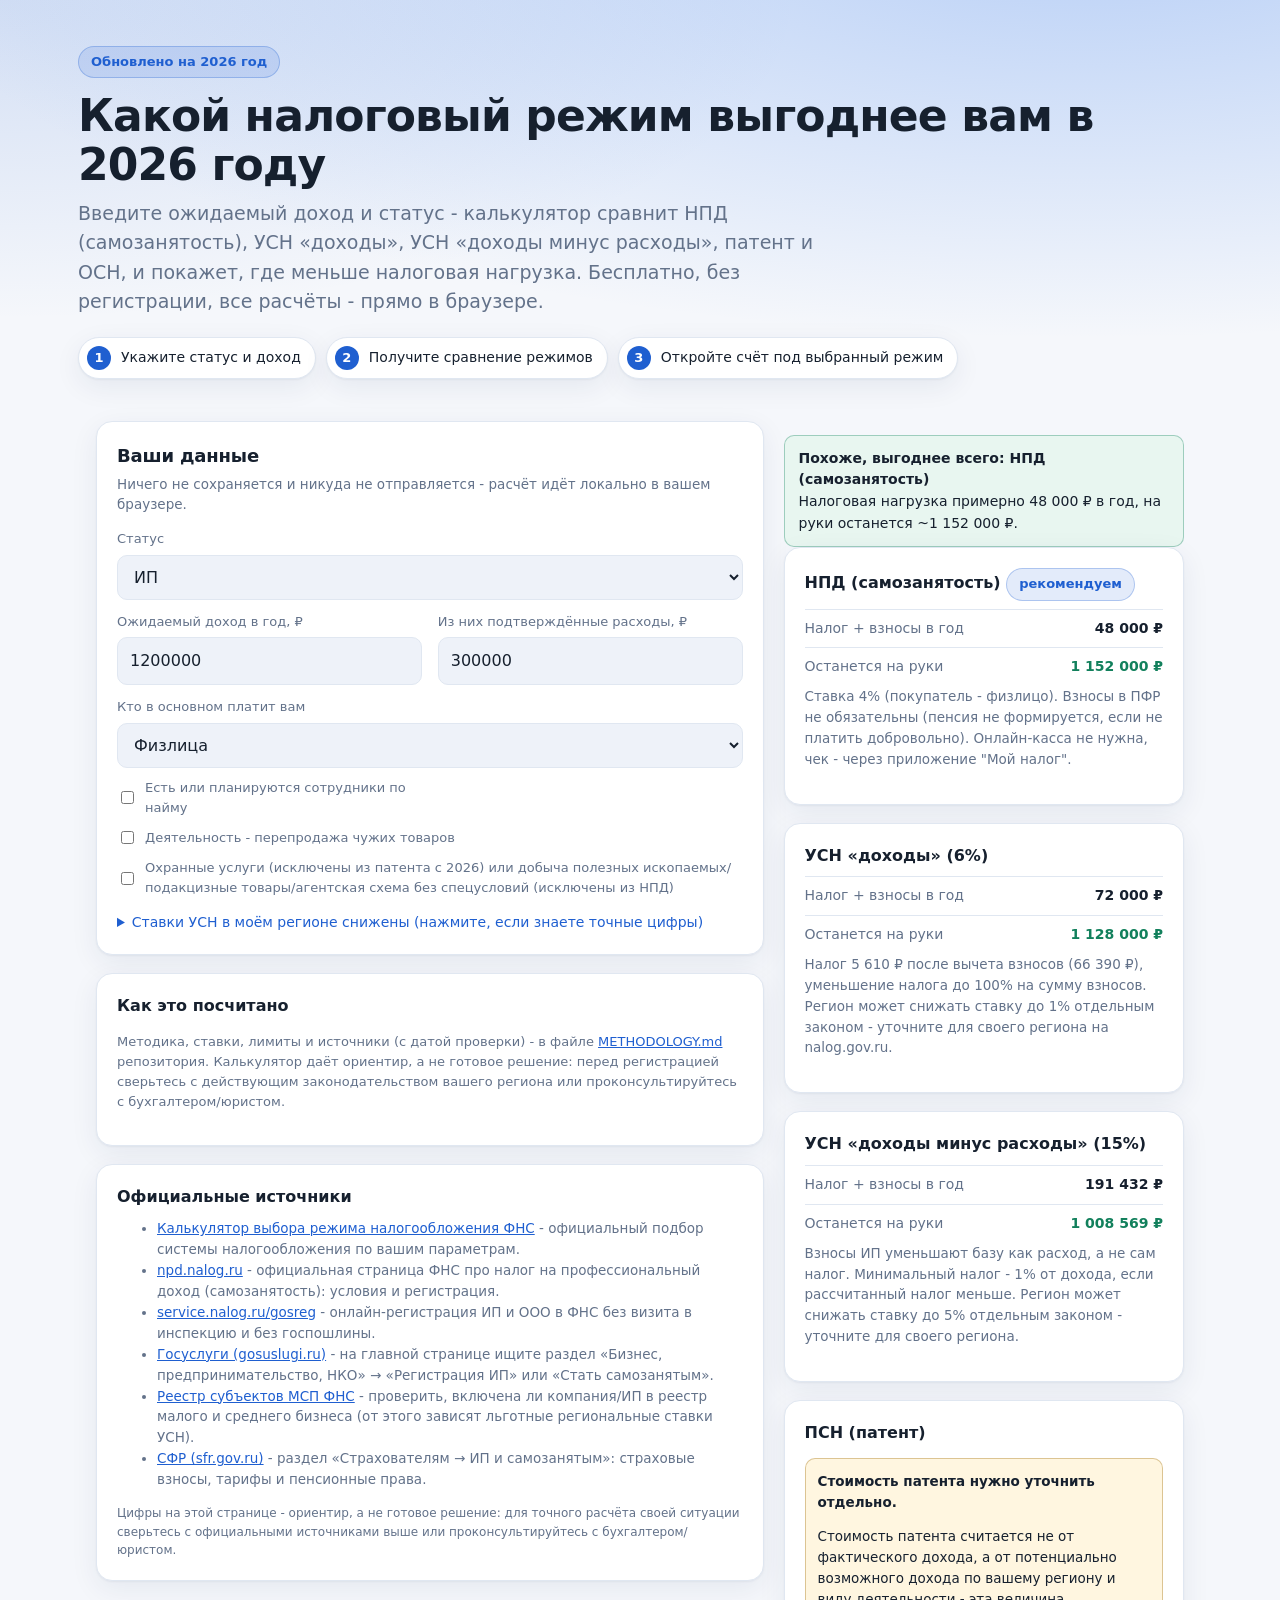
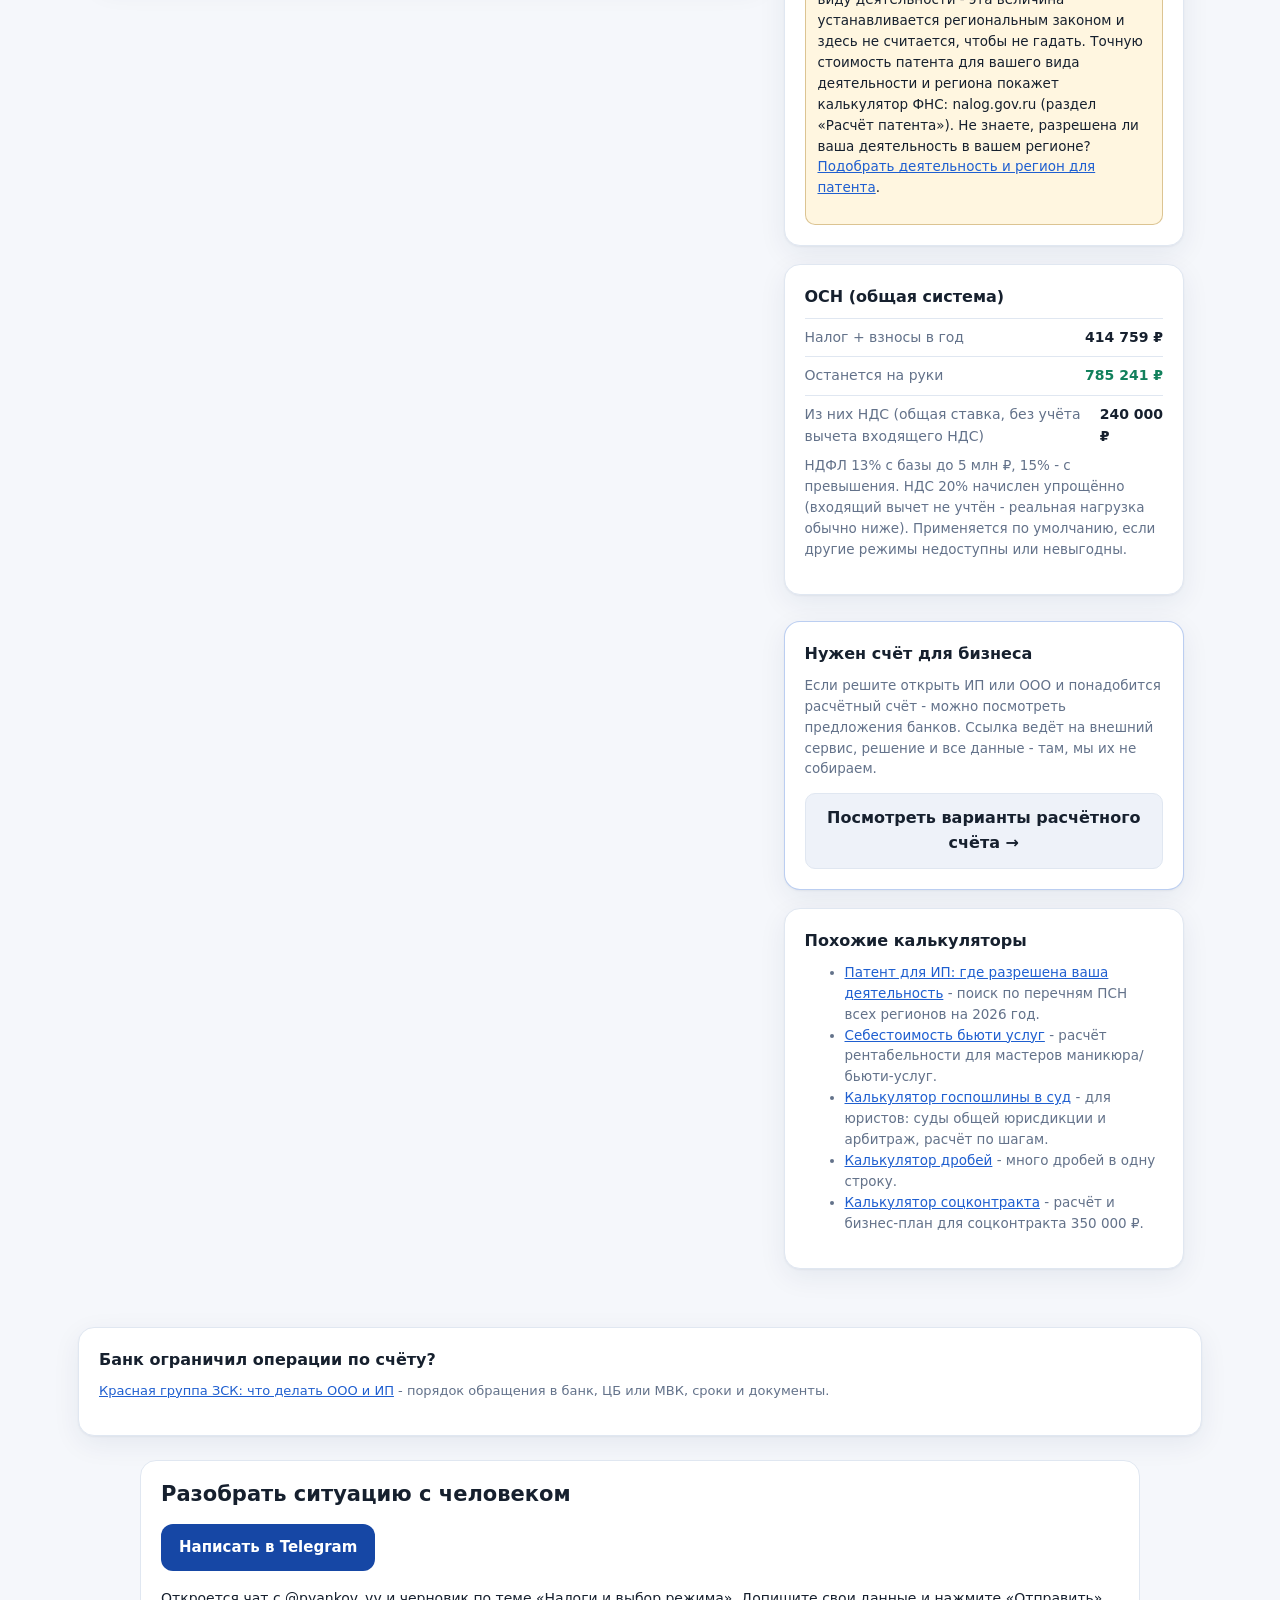
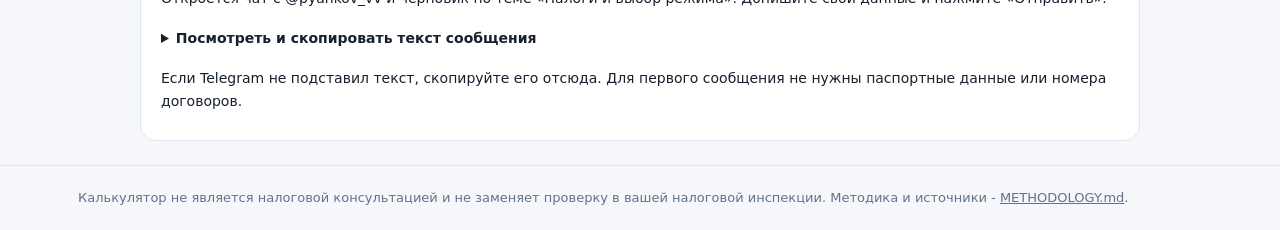
<file: index.html>
<!DOCTYPE html>
<html lang="ru">
<head>
<meta charset="UTF-8">
<meta name="viewport" content="width=device-width, initial-scale=1">
<title>Какой налоговый режим выгоднее ИП и самозанятым - калькулятор 2026</title>
<meta name="description" content="Бесплатный калькулятор налогов для ИП, самозанятых и физлиц: сравнение НПД, УСН «доходы», УСН «доходы минус расходы», патента и ОСН по вашим цифрам за 2026 год.">
<meta name="keywords" content="налоговый калькулятор, УСН, НПД, самозанятые, патент, ИП, налоги 2026, какой режим выгоднее">
<link rel="canonical" href="https://kalkulyator-nalogov.github.io/">
<meta property="og:type" content="website">
<meta property="og:title" content="Какой налоговый режим выгоднее в 2026 году - калькулятор для ИП и самозанятых">
<meta property="og:description" content="Сравните НПД, УСН, патент и ОСН по своим цифрам за 30 секунд. Бесплатно, без регистрации.">
<meta property="og:url" content="https://kalkulyator-nalogov.github.io/">
<meta name="twitter:card" content="summary">
<link rel="stylesheet" href="style.css">
<style>
  .rko-block{margin-top:26px}
  .rko-block .card{border-color:color-mix(in srgb,var(--ac) 30%,transparent)}
  footer.foot a{color:var(--mut);text-decoration:underline}
</style>
<script type="application/ld+json">
{
  "@context": "https://schema.org",
  "@type": "WebApplication",
  "name": "Налоговый калькулятор для ИП и самозанятых",
  "applicationCategory": "FinanceApplication",
  "operatingSystem": "Any",
  "offers": { "@type": "Offer", "price": "0", "priceCurrency": "RUB" },
  "description": "Онлайн-калькулятор сравнивает НПД, УСН «доходы», УСН «доходы минус расходы», патент и ОСН по введённым данным и подсказывает, какой налоговый режим выгоднее в 2026 году."
}
</script>
<link rel="stylesheet" href="telegram-contact.css">
<script src="telegram-contact.js" defer></script>
</head>
<body>
<div class="hero">
  <div class="container">
    <span class="badge">Обновлено на 2026 год</span>
    <h1>Какой налоговый режим выгоднее вам в 2026 году</h1>
    <p class="lead">Введите ожидаемый доход и статус - калькулятор сравнит НПД (самозанятость), УСН «доходы», УСН «доходы минус расходы», патент и ОСН, и покажет, где меньше налоговая нагрузка. Бесплатно, без регистрации, все расчёты - прямо в браузере.</p>
    <div class="steps">
      <div class="step"><b>1</b> Укажите статус и доход</div>
      <div class="step"><b>2</b> Получите сравнение режимов</div>
      <div class="step"><b>3</b> Откройте счёт под выбранный режим</div>
    </div>
  </div>
</div>

<div class="container">
<div class="layout">
  <div>
    <form name="calc" class="card" autocomplete="off">
      <h2>Ваши данные</h2>
      <p class="hint">Ничего не сохраняется и никуда не отправляется - расчёт идёт локально в вашем браузере.</p>

      <label for="status">Статус</label>
      <select id="status" name="status">
        <option value="fiz">Физлицо (ещё не зарегистрирован)</option>
        <option value="ip" selected>ИП</option>
        <option value="ur">ООО</option>
      </select>

      <div class="grid2">
        <div>
          <label for="income">Ожидаемый доход в год, ₽</label>
          <input id="income" name="income" type="text" inputmode="decimal" value="1200000">
        </div>
        <div>
          <label for="expenses">Из них подтверждённые расходы, ₽</label>
          <input id="expenses" name="expenses" type="text" inputmode="decimal" value="300000">
        </div>
      </div>

      <label for="buyerType">Кто в основном платит вам</label>
      <select id="buyerType" name="buyerType">
        <option value="fiz">Физлица</option>
        <option value="ur">Юрлица / ИП</option>
      </select>

      <div class="grid2">
        <div class="check"><input id="hasStaff" name="hasStaff" type="checkbox"> <label for="hasStaff" style="margin:0">Есть или планируются сотрудники по найму</label></div>
        <div id="staffCountRow" style="display:none">
          <label for="staffCount">Сколько сотрудников</label>
          <input id="staffCount" name="staffCount" type="text" inputmode="numeric" value="1">
        </div>
      </div>

      <div class="check"><input id="resale" name="resale" type="checkbox"> <label for="resale" style="margin:0">Деятельность - перепродажа чужих товаров</label></div>
      <div class="check"><input id="excludedActivity" name="excludedActivity" type="checkbox"> <label for="excludedActivity" style="margin:0">Охранные услуги (исключены из патента с 2026) или добыча полезных ископаемых/подакцизные товары/агентская схема без спецусловий (исключены из НПД)</label></div>

      <details style="margin-top:14px">
        <summary style="cursor:pointer;color:var(--ac);font-size:14px">Ставки УСН в моём регионе снижены (нажмите, если знаете точные цифры)</summary>
        <div class="grid2" style="margin-top:10px">
          <div>
            <label for="usnIncomeRate">Ставка УСН «доходы», %</label>
            <input id="usnIncomeRate" name="usnIncomeRate" type="text" inputmode="decimal" value="6">
          </div>
          <div>
            <label for="usnDrRate">Ставка УСН «доходы минус расходы», %</label>
            <input id="usnDrRate" name="usnDrRate" type="text" inputmode="decimal" value="15">
          </div>
        </div>
        <p class="hint tiny">По умолчанию стоят базовые федеральные ставки 6% и 15%. Регион может снижать их отдельным законом - точную ставку для своего региона и вида деятельности уточните на nalog.gov.ru или в своей налоговой.</p>
      </details>
    </form>

    <div class="card note-card">
      <h3>Как это посчитано</h3>
      <p>Методика, ставки, лимиты и источники (с датой проверки) - в файле <a href="METHODOLOGY.md">METHODOLOGY.md</a> репозитория. Калькулятор даёт ориентир, а не готовое решение: перед регистрацией сверьтесь с действующим законодательством вашего региона или проконсультируйтесь с бухгалтером/юристом.</p>
    </div>

    <div class="card note-card">
      <h3>Официальные источники</h3>
      <ul class="hint">
        <li><a href="https://www.nalog.gov.ru/rn77/service/mp/" target="_blank" rel="noopener">Калькулятор выбора режима налогообложения ФНС</a> - официальный подбор системы налогообложения по вашим параметрам.</li>
        <li><a href="https://npd.nalog.ru/" target="_blank" rel="noopener">npd.nalog.ru</a> - официальная страница ФНС про налог на профессиональный доход (самозанятость): условия и регистрация.</li>
        <li><a href="https://service.nalog.ru/gosreg/" target="_blank" rel="noopener">service.nalog.ru/gosreg</a> - онлайн-регистрация ИП и ООО в ФНС без визита в инспекцию и без госпошлины.</li>
        <li><a href="https://www.gosuslugi.ru/" target="_blank" rel="noopener">Госуслуги (gosuslugi.ru)</a> - на главной странице ищите раздел «Бизнес, предпринимательство, НКО» → «Регистрация ИП» или «Стать самозанятым».</li>
        <li><a href="https://rmsp.nalog.ru/" target="_blank" rel="noopener">Реестр субъектов МСП ФНС</a> - проверить, включена ли компания/ИП в реестр малого и среднего бизнеса (от этого зависят льготные региональные ставки УСН).</li>
        <li><a href="https://sfr.gov.ru/" target="_blank" rel="noopener">СФР (sfr.gov.ru)</a> - раздел «Страхователям → ИП и самозанятым»: страховые взносы, тарифы и пенсионные права.</li>
      </ul>
      <p class="hint tiny">Цифры на этой странице - ориентир, а не готовое решение: для точного расчёта своей ситуации сверьтесь с официальными источниками выше или проконсультируйтесь с бухгалтером/юристом.</p>
    </div>
  </div>

  <div>
    <div id="bestBox"></div>
    <div id="warnings"></div>
    <div id="results"></div>

    <div class="rko-block">
      <div class="card">
        <h3>Нужен счёт для бизнеса</h3>
        <p class="hint">Если решите открыть ИП или ООО и понадобится расчётный счёт - можно посмотреть предложения банков. Ссылка ведёт на внешний сервис, решение и все данные - там, мы их не собираем.</p>
        <a id="rkoLink" class="offer" href="https://rko-group.ru/s/0FGSyhvN?sub1=Good" target="_blank" rel="noopener nofollow sponsored">
          <button type="button">Посмотреть варианты расчётного счёта →</button>
        </a>
      </div>
    </div>

    <div class="card note-card">
      <h3>Похожие калькуляторы</h3>
      <ul class="hint">
        <li><a href="patent.html?from=kalkulyator-nalogov">Патент для ИП: где разрешена ваша деятельность</a> - поиск по перечням ПСН всех регионов на 2026 год.</li>
        <li><a href="https://kalkulyator-mastera.github.io/?from=kalkulyator-nalogov" target="_blank" rel="noopener">Себестоимость бьюти услуг</a> - расчёт рентабельности для мастеров маникюра/бьюти-услуг.</li>
        <li><a href="https://kalkulyator-yurista.github.io/?from=kalkulyator-nalogov" target="_blank" rel="noopener">Калькулятор госпошлины в суд</a> - для юристов: суды общей юрисдикции и арбитраж, расчёт по шагам.</li>
        <li><a href="https://kalkulyator-yurista.github.io/drobi.html?from=kalkulyator-nalogov" target="_blank" rel="noopener">Калькулятор дробей</a> - много дробей в одну строку.</li>
        <li><a href="https://kalkulyator-soc-kontrakta.github.io/?from=kalkulyator-nalogov" target="_blank" rel="noopener">Калькулятор соцконтракта</a> - расчёт и бизнес-план для соцконтракта 350 000 ₽.</li>
      </ul>
    </div>
  </div>
</div>
</div>


<div class="container"><div class="card note-card">
<h3>Банк ограничил операции по счёту?</h3>
<p class="hint"><a href="https://razbor-zsk.github.io/?from=kalkulyator-nalogov" target="_blank" rel="noopener">Красная группа ЗСК: что делать ООО и ИП</a> - порядок обращения в банк, ЦБ или МВК, сроки и документы.</p>
</div></div>

<section class="tg-first-message" aria-labelledby="tg-contact-title">
<h2 id="tg-contact-title">Разобрать ситуацию с человеком</h2>
<a class="tg-button" href="https://t.me/pyankov_vv?text=%D0%9F%D0%B8%D1%88%D1%83%20%D1%81%D0%BE%20%D1%81%D1%82%D1%80%D0%B0%D0%BD%D0%B8%D1%86%D1%8B%20%C2%AB%D0%9D%D0%B0%D0%BB%D0%BE%D0%B3%D0%BE%D0%B2%D1%8B%D0%B9%20%D0%BA%D0%B0%D0%BB%D1%8C%D0%BA%D1%83%D0%BB%D1%8F%D1%82%D0%BE%D1%80%C2%BB.%0A%D0%A2%D0%B5%D0%BC%D0%B0%3A%20%D0%9D%D0%B0%D0%BB%D0%BE%D0%B3%D0%B8%20%D0%B8%20%D0%B2%D1%8B%D0%B1%D0%BE%D1%80%20%D1%80%D0%B5%D0%B6%D0%B8%D0%BC%D0%B0.%0A%0A%D0%A0%D0%B5%D0%B3%D0%B8%D0%BE%D0%BD%3A%20%0A%D0%98%D0%9F%2C%20%D0%9E%D0%9E%D0%9E%20%D0%B8%D0%BB%D0%B8%20%D1%81%D0%B0%D0%BC%D0%BE%D0%B7%D0%B0%D0%BD%D1%8F%D1%82%D1%8B%D0%B9%3A%20%0A%D0%94%D0%B5%D1%8F%D1%82%D0%B5%D0%BB%D1%8C%D0%BD%D0%BE%D1%81%D1%82%D1%8C%3A%20%0A%D0%9C%D0%BE%D0%B9%20%D0%B2%D0%BE%D0%BF%D1%80%D0%BE%D1%81%3A%20" rel="noopener">Написать в Telegram</a>
<p>Откроется чат с @pyankov_vv и черновик по теме «Налоги и выбор режима». Допишите свои данные и нажмите «Отправить».</p>
<details><summary>Посмотреть и скопировать текст сообщения</summary>
<pre data-tg-draft>Пишу со страницы «Налоговый калькулятор».
Тема: Налоги и выбор режима.

Регион:&#32;
ИП, ООО или самозанятый:&#32;
Деятельность:&#32;
Мой вопрос: </pre>
<button type="button" data-tg-copy hidden>Скопировать текст</button>
<span class="tg-copy-status" role="status" aria-live="polite"></span>
</details><p>Если Telegram не подставил текст, скопируйте его отсюда. Для первого сообщения не нужны паспортные данные или номера договоров.</p>
</section>
<footer class="foot">
  <div class="container">
    Калькулятор не является налоговой консультацией и не заменяет проверку в вашей налоговой инспекции. Методика и источники - <a href="METHODOLOGY.md">METHODOLOGY.md</a>.
  </div>
</footer>

<script src="app.js"></script>
</body>
</html>
</file>
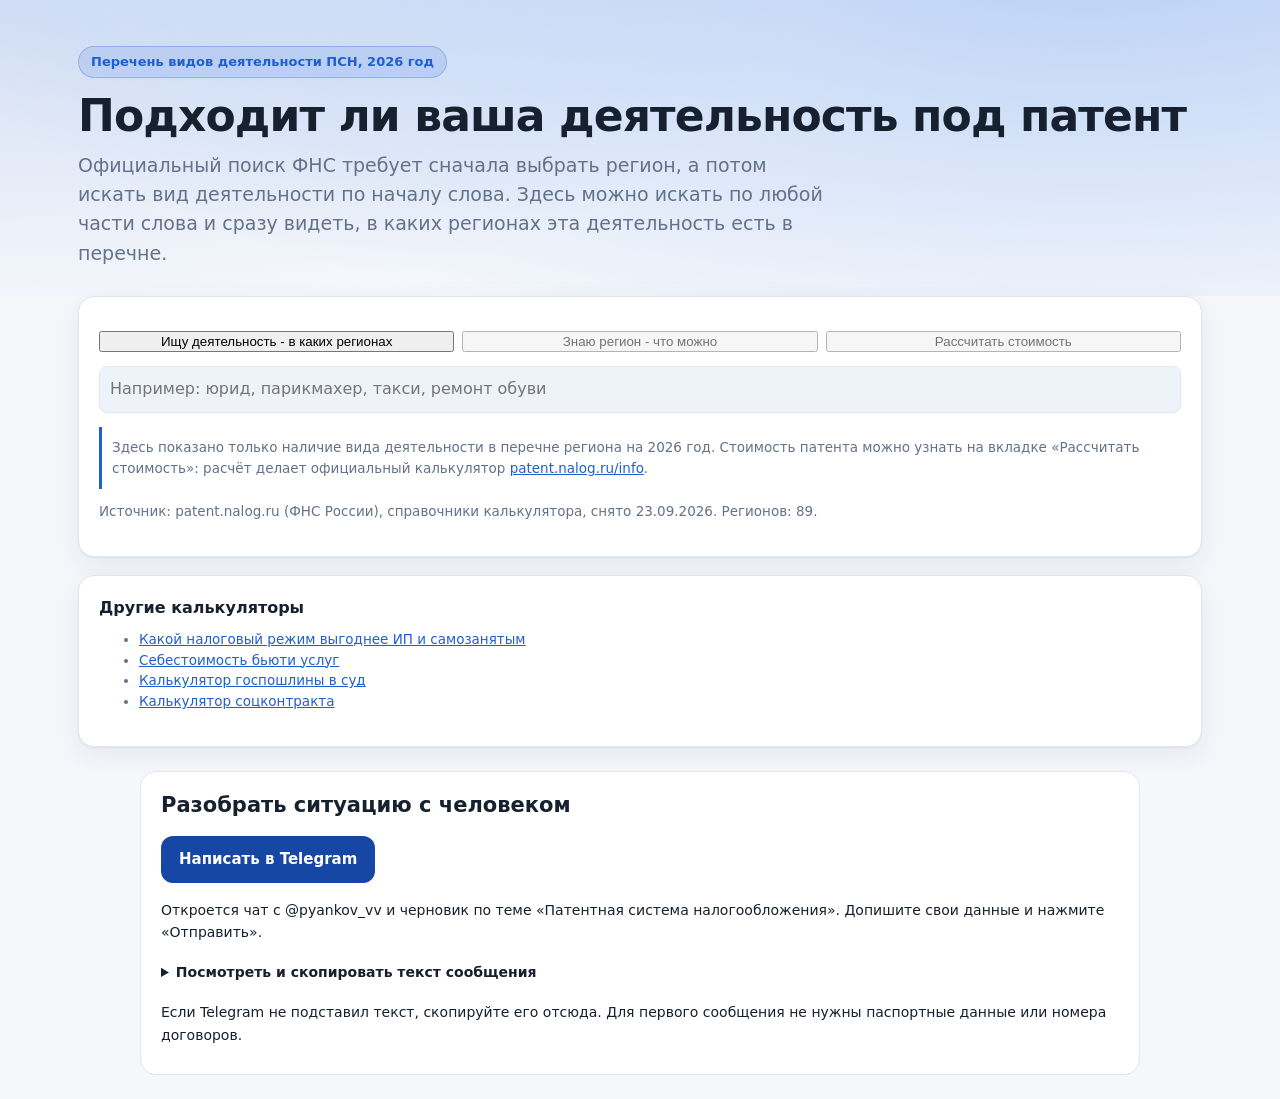
<file: patent.html>
<!DOCTYPE html>
<html lang="ru">
<head>
<meta charset="UTF-8">
<meta name="viewport" content="width=device-width, initial-scale=1">
<title>Патент для ИП: где разрешена ваша деятельность - поиск по регионам 2026</title>
<meta name="description" content="Найдите свой вид деятельности в перечне патентной системы (ПСН) 2026 года и узнайте, в каких регионах России на него можно взять патент. Поиск по части слова, все 89 регионов.">
<link rel="canonical" href="https://kalkulyator-nalogov.github.io/patent.html">
<link rel="stylesheet" href="style.css">
<style>
  .modes{display:flex;gap:8px;margin:14px 0}
  .modes button{flex:1}
  .modes button.off{opacity:.55}
  input.fld,select.fld{width:100%;height:auto;padding:10px;font-size:16px;margin:6px 0;box-sizing:border-box;border-radius:8px;cursor:auto;display:block}
  .res{list-style:none;padding:0;margin:8px 0}
  .res li{padding:8px 0;border-bottom:1px solid rgba(128,128,128,.25);cursor:default}
  .res li.click{cursor:pointer}
  .res small{color:var(--mut)}
  .dates{display:grid;grid-template-columns:1fr 1fr;gap:10px}
  .calcres{margin:12px 0;font-size:18px}
  .calcres b{font-size:26px}
  #c_act{height:auto}
  button.primary{padding:12px 18px;font-size:16px;cursor:pointer;border-radius:8px;border:0;background:var(--ac);color:var(--ac-ink);font-weight:600;margin:8px 0}
  .warn{padding:10px;border-left:3px solid var(--ac);margin:12px 0}
</style>
<link rel="stylesheet" href="telegram-contact.css">
<script src="telegram-contact.js" defer></script>
</head>
<body>
<div class="hero"><div class="container">
  <span class="badge">Перечень видов деятельности ПСН, 2026 год</span>
  <h1>Подходит ли ваша деятельность под патент</h1>
  <p class="lead">Официальный поиск ФНС требует сначала выбрать регион, а потом искать вид деятельности по началу слова. Здесь можно искать по любой части слова и сразу видеть, в каких регионах эта деятельность есть в перечне.</p>
</div></div>
<div class="container">
  <div class="card">
    <div class="modes">
      <button type="button" id="m1">Ищу деятельность - в каких регионах</button>
      <button type="button" id="m2" class="off">Знаю регион - что можно</button>
      <button type="button" id="m3" class="off">Рассчитать стоимость</button>
    </div>
    <div id="p1">
      <input class="fld" id="q1" placeholder="Например: юрид, парикмахер, такси, ремонт обуви" autocomplete="off">
      <div id="st1" class="hint"></div>
      <ul class="res" id="r1"></ul>
    </div>
    <div id="p2" style="display:none">
      <select class="fld" id="reg"></select>
      <select class="fld" id="mun" style="display:none"></select>
      <input class="fld" id="q2" placeholder="Фильтр по названию деятельности" autocomplete="off">
      <div id="st2" class="hint"></div>
      <ul class="res" id="r2"></ul>
    </div>
    <div id="p3" style="display:none">
      <select class="fld" id="c_reg" aria-label="Регион"><option>Загружаю регионы...</option></select>
      <select class="fld" id="c_mun" aria-label="Муниципальное образование" style="display:none"></select>
      <input class="fld" id="c_actq" placeholder="Найти вид деятельности (например: парикмахер, ремонт, такси)" autocomplete="off">
      <select class="fld" id="c_act" aria-label="Вид деятельности" size="6"></select>
      <div id="c_signbox" style="display:none">
        <label id="c_signlbl" class="hint"></label>
        <input class="fld" id="c_val" inputmode="decimal" autocomplete="off">
      </div>
      <div class="dates">
        <label class="hint">Начало действия патента<input class="fld" type="date" id="c_d1" value="2026-01-01" min="2026-01-01" max="2026-12-31"></label>
        <label class="hint">Окончание<input class="fld" type="date" id="c_d2" value="2026-12-31" min="2026-01-01" max="2026-12-31"></label>
      </div>
      <button type="button" id="c_go" class="primary">Рассчитать</button>
      <div id="c_out" class="calcres" aria-live="polite"></div>
      <p class="hint">Расчёт делает официальный калькулятор ФНС (patent.nalog.ru) в момент запроса, мы только показываем его ответ. Он ориентировочный: для оформления патента ориентируйтесь на решение налоговой.</p>
    </div>
    <div class="warn hint">Здесь показано только наличие вида деятельности в перечне региона на 2026 год. Стоимость патента можно узнать на вкладке «Рассчитать стоимость»: расчёт делает официальный калькулятор <a href="https://patent.nalog.ru/info/" target="_blank" rel="noopener">patent.nalog.ru/info</a>.</div>
    <p class="hint" id="src"></p>
  </div>
  <div class="card note-card">
    <h3>Другие калькуляторы</h3>
    <ul class="hint">
      <li><a href="index.html?from=patent">Какой налоговый режим выгоднее ИП и самозанятым</a></li>
      <li><a href="https://kalkulyator-mastera.github.io/?from=kalkulyator-nalogov-patent" target="_blank" rel="noopener">Себестоимость бьюти услуг</a></li>
      <li><a href="https://kalkulyator-yurista.github.io/?from=kalkulyator-nalogov-patent" target="_blank" rel="noopener">Калькулятор госпошлины в суд</a></li>
      <li><a href="https://kalkulyator-soc-kontrakta.github.io/?from=kalkulyator-nalogov-patent" target="_blank" rel="noopener">Калькулятор соцконтракта</a></li>
    </ul>
  </div>
</div>
<script>
(function(){
var $=function(i){return document.getElementById(i)};
var idx=null,cache={},all=null;
function esc(s){return String(s).replace(/[&<>"]/g,function(c){return{"&":"&amp;","<":"&lt;",">":"&gt;",'"':"&quot;"}[c]})}
function get(u){return fetch(u).then(function(r){if(!r.ok)throw 0;return r.json()})}
function region(c){return cache[c]?Promise.resolve(cache[c]):get("data/psn/"+c+".json").then(function(d){return cache[c]=d})}
get("data/psn/index.json").then(function(d){
  idx=d;$("src").textContent="Источник: "+d.source+". Регионов: "+d.regions.length+".";
  $("reg").innerHTML=d.regions.map(function(r){return '<option value="'+r.code+'">'+esc(r.code+" "+r.name)+"</option>"}).join("");
  $("reg").onchange();
}).catch(function(){$("st1").textContent="Не удалось загрузить данные."});
function setMode(m){$("p1").style.display=m==1?"":"none";$("p2").style.display=m==2?"":"none";$("p3").style.display=m==3?"":"none";$("m1").className=m==1?"":"off";$("m2").className=m==2?"":"off";$("m3").className=m==3?"":"off";if(m==3)initCalc()}
$("m1").onclick=function(){setMode(1)};$("m2").onclick=function(){setMode(2)};$("m3").onclick=function(){setMode(3)};

var W="https://psn-proxy.valeraslim86.workers.dev";
var calcInit=false,cActs=[],cMuni=null,cMo="0",cSign=null;
function wget(path){return fetch(W+path).then(function(r){return r.json().then(function(j){if(!r.ok)throw j;return j})})}
function opts(list,skip){return list.filter(function(x){return x.Value!=="0"}).map(function(x){return '<option value="'+esc(x.Value)+'">'+esc(x.Text.replace(/\s+/g," ").trim())+"</option>"}).join("")}
function initCalc(){
  if(calcInit)return;calcInit=true;
  wget("/lists?t=ufns").then(function(l){
    $("c_reg").innerHTML='<option value="">Выберите регион</option>'+opts(l);
  }).catch(function(){calcInit=false;$("c_out").textContent="Сервис расчёта сейчас недоступен. Попробуйте позже или воспользуйтесь patent.nalog.ru/info."});
  $("c_reg").onchange=onReg;$("c_mun").onchange=function(){loadActs(muniId($("c_mun").value))};
  $("c_act").onchange=onAct;$("c_actq").oninput=renderActs;$("c_go").onclick=doCalc;
}
function muniId(v){var p=v.split("S");return(p[1]&&parseInt(p[1],10)>0)?p[1]:p[0]}
function reset(){$("c_out").textContent="";$("c_signbox").style.display="none";cSign=null}
function onReg(){
  reset();var v=$("c_reg").value;cActs=[];$("c_act").innerHTML="";$("c_mun").style.display="none";if(!v)return;
  if(v.charAt(0)==="L"){cMo="0";loadActs(v.slice(1));return}
  wget("/lists?t=mun&val="+encodeURIComponent(v)).then(function(l){
    var m=$("c_mun");m.innerHTML='<option value="">Выберите муниципальное образование</option>'+opts(l);m.style.display="";
  }).catch(function(){$("c_out").textContent="Не удалось получить список муниципальных образований."});
}
function loadActs(id){
  reset();if(!id)return;cMuni=id;cMo=($("c_reg").value.charAt(0)==="L")?"0":$("c_mun").value;
  wget("/lists?t=obj&val="+id).then(function(l){
    cActs=l.filter(function(x){return x.Value!=="0"}).map(function(x){return{v:x.Value,t:x.Text.replace(/\s+/g," ").trim()}});renderActs();
  }).catch(function(){$("c_out").textContent="Не удалось получить список видов деятельности."});
}
function renderActs(){
  var ok=mk($("c_actq").value.trim()),hasq=$("c_actq").value.trim().length>0;
  var rows=cActs.filter(function(a){return !hasq||ok(a.t)});
  $("c_act").innerHTML=rows.slice(0,300).map(function(a){return '<option value="'+a.v+'">'+esc(a.t)+"</option>"}).join("");
}
function onAct(){
  reset();var a=$("c_act").value;if(!a)return;
  wget("/lists?t=sign&fns="+cMuni+"&val="+a).then(function(j){
    var s=j&&j[0];cSign=s||null;if(!s||s.Sign_Type==="so_none")return;
    $("c_signlbl").textContent=s.Text+(parseFloat(s.Max_Units)>0?" (не более "+s.Max_Units+")":"");
    $("c_val").value="";$("c_signbox").style.display="";
  }).catch(function(){$("c_out").textContent="Не удалось получить физический показатель."});
}
function fmt(d){var p=d.split("-");return p[2]+"."+p[1]+"."+p[0]}
function doCalc(){
  var out=$("c_out");
  if(!$("c_reg").value||!cMuni||!$("c_act").value||!cSign){out.textContent="Выберите регион, муниципальное образование и вид деятельности.";return}
  var d1=$("c_d1").value,d2=$("c_d2").value;
  if(!d1||!d2||d2<d1){out.textContent="Проверьте даты: окончание не может быть раньше начала.";return}
  if(d1.slice(0,4)!==d2.slice(0,4)){out.textContent="Период должен быть в пределах одного календарного года.";return}
  var val=$("c_val").value.trim();
  if(cSign.Sign_Type!=="so_none"&&!val){out.textContent="Укажите значение показателя.";return}
  out.textContent="Считаю...";
  var q="/calc?ufns="+encodeURIComponent($("c_reg").value)+"&mo="+encodeURIComponent(cMo)+"&act="+$("c_act").value+"&sign="+cSign.Value+"&d1="+fmt(d1)+"&d2="+fmt(d2)+"&value="+encodeURIComponent(val);
  wget(q).then(function(r){
    var t='Стоимость патента: <b>'+r.tax.toLocaleString("ru-RU")+" руб.</b>";
    if(r.payments&&r.payments.length==2)t+='<br><small>Оплата двумя платежами: '+r.payments[0].toLocaleString("ru-RU")+" руб. в течение 90 дней после начала действия патента и "+r.payments[1].toLocaleString("ru-RU")+" руб. до окончания его срока.</small>";
    out.innerHTML=t;
  }).catch(function(e){out.textContent=(e&&e.error&&e.error!=="upstream")?("Калькулятор ФНС не принял данные: "+e.error):"Сервис расчёта сейчас недоступен. Попробуйте позже или воспользуйтесь patent.nalog.ru/info."});
}
var loading=null;
function loadAll(){
  if(all)return Promise.resolve(all);
  if(loading)return loading;
  $("st1").textContent="Загружаю данные по всем регионам...";
  loading=Promise.all(idx.regions.map(function(r){return region(r.code)})).then(function(a){all=a;$("st1").textContent="";return a});
  return loading;
}
function fold(s){return s.toLowerCase().replace(/ё/g,"е")}
var END=/(ическими|ических|ическое|ического|ическая|ические|ениями|ования|ований|овани[еяю]|ениях|ения|ение|ами|ями|ого|ему|ому|ыми|ими|ых|их|ой|ый|ий|ая|ое|ые|ие|ов|ев|ей|ам|ям|ах|ях|ом|ем|ы|и|а|я|у|ю|е|о|ь)$/;
function stem(w){var r=w.replace(END,"");return r.length>=4?r:w}
var SYN={"грузоперевозк":["перевозке груз"],"такс":["такси"],"грузчик":["погрузк","груз"],"одежд":["одежд","швейн","пошив"],"пошив":["пошив","швейн"],"маникюр":["маникюр","косметическ","парикмахерск"],"стрижк":["парикмахерск"],"репетитор":["репетиторств","обучен"],"строительств":["строительн"],"ремонт":["ремонт"]};
function toks(q){return fold(q).split(/[^а-яa-z0-9]+/).filter(function(w){return w.length>=3}).map(function(w){var s=stem(w);return SYN[s]?SYN[s]:[s]})}
function mk(q){var t=toks(q);return function(text){var f=fold(text).replace(/\(за исключением[^)]*\)/g,"");for(var i=0;i<t.length;i++){var hit=false;for(var j=0;j<t[i].length;j++)if(f.indexOf(t[i][j])>=0){hit=true;break}if(!hit)return false}return t.length>0}}
var t1;$("q1").oninput=function(){clearTimeout(t1);t1=setTimeout(run1,200)};
var sel1=null;
function run1(){
  var q=$("q1").value.trim();sel1=null;var ok=mk(q);
  if(!toks(q).length){$("r1").innerHTML="";$("st1").textContent=q?"Введите хотя бы 3 буквы.":"";return}
  if(!idx)return;
  loadAll().then(function(a){
    var m={};
    a.forEach(function(r){r.acts.forEach(function(x){if(ok(x[0])){(m[x[0]]=m[x[0]]||[]).push(r)}})});
    var keys=Object.keys(m).sort(function(x,y){return m[y].length-m[x].length}).slice(0,60);
    if(!keys.length){$("r1").innerHTML="";$("st1").innerHTML="В перечнях ПСН всех регионов на 2026 год нет вида деятельности с такими словами. Значит, такую деятельность на патенте вести нельзя (например, юридические услуги в перечень не входят) - или она называется иначе, попробуйте синоним.";return}
    $("st1").textContent="Найдено формулировок: "+keys.length+(keys.length==60?" (показаны первые 60)":"")+". Нажмите на формулировку, чтобы увидеть регионы.";
    $("r1").innerHTML=keys.map(function(k,i){return '<li class="click" data-k="'+i+'">'+esc(k)+'<br><small>регионов: '+m[k].length+' из '+a.length+'</small></li>'}).join("");
    Array.prototype.forEach.call($("r1").children,function(li){li.onclick=function(){
      var k=keys[li.getAttribute("data-k")];
      li.innerHTML=esc(k)+'<br><small>'+m[k].map(function(r){return esc(r.code+" "+r.name)}).join("; ")+'</small>';li.onclick=null}});
  });
}
$("reg").onchange=function(){
  region($("reg").value).then(function(d){
    var s=$("mun");
    if(d.munis.length>1){s.style.display="";s.innerHTML='<option value="-1">Все муниципальные образования (пересечение не показывается)</option>'+d.munis.map(function(n,i){return '<option value="'+i+'">'+esc(n)+"</option>"}).join("")}
    else s.style.display="none";
    run2();
  });
};
$("mun").onchange=run2;
$("q2").oninput=run2;
function run2(){
  var c=$("reg").value;if(!c)return;
  region(c).then(function(d){
    var ok2=mk($("q2").value.trim()),hasq=$("q2").value.trim().length>0,mi=$("mun").style.display==="none"?-1:parseInt($("mun").value,10);
    var rows=d.acts.filter(function(x){
      if(mi>=0&&x[1]!==0&&x[1].indexOf(mi)<0)return false;
      return !hasq||ok2(x[0])});
    $("st2").textContent="Видов деятельности: "+rows.length+" из "+d.acts.length+(mi>=0?" (для выбранного муниципального образования)":"");
    $("r2").innerHTML=rows.slice(0,200).map(function(x){
      var only=(x[1]===0)?"":'<br><small>только в части муниципальных образований: '+x[1].length+' из '+d.munis.length+'</small>';
      return "<li>"+esc(x[0])+only+"</li>"}).join("")+(rows.length>200?"<li><small>Показаны первые 200, уточните фильтр.</small></li>":"");
  });
}
})();
</script>

<section class="tg-first-message" aria-labelledby="tg-contact-title">
<h2 id="tg-contact-title">Разобрать ситуацию с человеком</h2>
<a class="tg-button" href="https://t.me/pyankov_vv?text=%D0%9F%D0%B8%D1%88%D1%83%20%D1%81%D0%BE%20%D1%81%D1%82%D1%80%D0%B0%D0%BD%D0%B8%D1%86%D1%8B%20%C2%AB%D0%9A%D0%B0%D0%BB%D1%8C%D0%BA%D1%83%D0%BB%D1%8F%D1%82%D0%BE%D1%80%20%D0%BF%D0%B0%D1%82%D0%B5%D0%BD%D1%82%D0%B0%20%D0%B4%D0%BB%D1%8F%20%D0%98%D0%9F%C2%BB.%0A%D0%A2%D0%B5%D0%BC%D0%B0%3A%20%D0%9F%D0%B0%D1%82%D0%B5%D0%BD%D1%82%D0%BD%D0%B0%D1%8F%20%D1%81%D0%B8%D1%81%D1%82%D0%B5%D0%BC%D0%B0%20%D0%BD%D0%B0%D0%BB%D0%BE%D0%B3%D0%BE%D0%BE%D0%B1%D0%BB%D0%BE%D0%B6%D0%B5%D0%BD%D0%B8%D1%8F.%0A%0A%D0%A0%D0%B5%D0%B3%D0%B8%D0%BE%D0%BD%3A%20%0A%D0%94%D0%B5%D1%8F%D1%82%D0%B5%D0%BB%D1%8C%D0%BD%D0%BE%D1%81%D1%82%D1%8C%3A%20%0A%D0%9C%D0%BE%D0%B9%20%D0%B2%D0%BE%D0%BF%D1%80%D0%BE%D1%81%3A%20" rel="noopener">Написать в Telegram</a>
<p>Откроется чат с @pyankov_vv и черновик по теме «Патентная система налогообложения». Допишите свои данные и нажмите «Отправить».</p>
<details><summary>Посмотреть и скопировать текст сообщения</summary>
<pre data-tg-draft>Пишу со страницы «Калькулятор патента для ИП».
Тема: Патентная система налогообложения.

Регион:&#32;
Деятельность:&#32;
Мой вопрос: </pre>
<button type="button" data-tg-copy hidden>Скопировать текст</button>
<span class="tg-copy-status" role="status" aria-live="polite"></span>
</details><p>Если Telegram не подставил текст, скопируйте его отсюда. Для первого сообщения не нужны паспортные данные или номера договоров.</p>
</section>
</body>
</html>
</file>
<file: style.css>
/* Дизайн-система страницы. Все цвета - переменные: тёмная тема поддержана. */
:root{
  --bg:#f5f7fb;--surface:#fff;--surface-2:#eef2f9;--tx:#16202e;--mut:#63728a;--line:#e0e7f1;
  --ac:#1f5fd0;--ac-2:#5b93ef;--ac-ink:#fff;--ok:#12805c;--ok-bg:#e8f6f0;--bad:#c0392b;--bad-bg:#fdeceb;
  --warn:#9a6700;--warn-bg:#fff6e0;
  --r:16px;--r-sm:10px;--sh:0 1px 2px rgba(20,40,80,.05),0 8px 28px rgba(20,40,80,.07);
  --font:ui-sans-serif,system-ui,-apple-system,"Segoe UI",Roboto,"Helvetica Neue",Arial,sans-serif;
}
@media(prefers-color-scheme:dark){:root{
  --bg:#0f141c;--surface:#171e28;--surface-2:#1f2836;--tx:#e9eef6;--mut:#9aa8bd;--line:#2a3543;
  --ac:#6ba1ff;--ac-2:#2f5ea8;--ac-ink:#0b1017;--ok:#4fc79b;--ok-bg:#12291f;--bad:#f08a7f;--bad-bg:#2b1715;
  --warn:#e2b45a;--warn-bg:#2a2313;--sh:0 1px 2px rgba(0,0,0,.4),0 8px 28px rgba(0,0,0,.35)}}
*{box-sizing:border-box}
body{margin:0;background:var(--bg);color:var(--tx);font:16px/1.55 var(--font);-webkit-font-smoothing:antialiased}
.container{max-width:1160px;margin:0 auto;padding:0 18px}
a{color:var(--ac)}

.hero{background:radial-gradient(1200px 420px at 85% -20%,color-mix(in srgb,var(--ac-2) 40%,transparent),transparent),radial-gradient(800px 320px at 0% 0%,color-mix(in srgb,var(--ac) 16%,transparent),transparent);padding:46px 0 28px}
.badge{display:inline-flex;gap:8px;align-items:center;font-size:13px;color:var(--ac);background:color-mix(in srgb,var(--ac) 12%,transparent);border:1px solid color-mix(in srgb,var(--ac) 28%,transparent);padding:5px 12px;border-radius:999px;font-weight:600}
h1{font-size:clamp(28px,5vw,44px);line-height:1.1;margin:14px 0 10px;letter-spacing:-.02em}
.lead{color:var(--mut);font-size:clamp(16px,2.2vw,19px);max-width:760px;margin:0}
.steps{display:flex;flex-wrap:wrap;gap:10px;margin-top:20px}
.step{display:flex;gap:10px;align-items:center;background:var(--surface);border:1px solid var(--line);border-radius:999px;padding:8px 14px 8px 8px;font-size:14px;box-shadow:var(--sh)}
.step b{display:grid;place-items:center;width:24px;height:24px;border-radius:50%;background:var(--ac);color:var(--ac-ink);font-size:13px}

.layout{display:grid;grid-template-columns:1.25fr .75fr;gap:20px;align-items:start;padding:14px 18px 40px}
@media(max-width:940px){.layout{grid-template-columns:1fr}}
.card{background:var(--surface);border:1px solid var(--line);border-radius:var(--r);padding:20px;margin-bottom:18px;box-shadow:var(--sh)}
.card h2{font-size:18px;margin:0 0 4px;letter-spacing:-.01em}
.card h3{font-size:16px;margin:0 0 8px}
.hint{color:var(--mut);font-size:13.5px;margin:0 0 14px}

label{display:block;font-size:13px;color:var(--mut);margin:12px 0 5px;font-weight:500}
input,select,textarea{width:100%;padding:11px 12px;border:1px solid var(--line);border-radius:var(--r-sm);background:var(--surface-2);color:var(--tx);font:inherit}
input:focus,select:focus,textarea:focus{outline:none;border-color:var(--ac);box-shadow:0 0 0 3px color-mix(in srgb,var(--ac) 18%,transparent)}
textarea{resize:vertical}
.grid2{display:grid;grid-template-columns:1fr 1fr;gap:0 16px}
@media(max-width:620px){.grid2{grid-template-columns:1fr}}
.grid2 .wide{grid-column:1/-1}

/* Регион */
.region-box{margin-top:16px;background:var(--surface-2);border:1px solid var(--line);border-radius:var(--r-sm);padding:14px}
.region-grid{display:grid;grid-template-columns:repeat(4,1fr);gap:10px}
@media(max-width:620px){.region-grid{grid-template-columns:repeat(2,1fr)}}
.region-grid div{background:var(--surface);border:1px solid var(--line);border-radius:var(--r-sm);padding:10px}
.region-grid span{display:block;font-size:12px;color:var(--mut)}
.region-grid b{font-size:17px}
.npa{font-size:13px;margin:12px 0 4px}
.src{font-size:12px;color:var(--mut);margin:0}
.link-btn{background:none;border:none;color:var(--ac);cursor:pointer;font:inherit;text-decoration:underline;padding:0 0 0 8px}

/* Ниши */
.chips{display:flex;flex-wrap:wrap;gap:8px;margin-bottom:8px}
.chip{background:var(--surface-2);border:1px solid var(--line);border-radius:999px;padding:8px 14px;font:inherit;font-size:14px;color:var(--tx);cursor:pointer}
.chip:hover{border-color:var(--ac)}
.chip.on{background:var(--ac);color:var(--ac-ink);border-color:var(--ac)}

/* Смета */
.est-head,.est-row{display:grid;grid-template-columns:1fr 200px 130px 34px;gap:8px;align-items:center}
.est-head{font-size:12px;color:var(--mut);padding:0 0 6px}
.est-row{margin-bottom:8px}
@media(max-width:700px){.est-head{display:none}.est-row{grid-template-columns:1fr 1fr;grid-auto-rows:auto}.est-row .e-name{grid-column:1/-1}}
.del{background:none;border:1px solid var(--line);border-radius:8px;color:var(--mut);cursor:pointer;height:38px;font-size:18px;line-height:1}
.del:hover{color:var(--bad);border-color:var(--bad)}
.add{margin-top:6px;background:none;border:1px dashed var(--line);border-radius:var(--r-sm);color:var(--ac);padding:9px 14px;font:inherit;cursor:pointer}
.limits{margin-top:16px;display:grid;gap:8px}
.lim{display:grid;grid-template-columns:1fr 110px 170px;gap:10px;align-items:center;font-size:13px}
@media(max-width:620px){.lim{grid-template-columns:1fr 90px}.lim b{grid-column:1/-1;text-align:right}}
.lim .bar{height:8px;background:var(--surface-2);border-radius:99px;overflow:hidden}
.lim .bar i{display:block;height:100%;background:var(--ac)}
.lim.bad .bar i{background:var(--bad)}
.lim.bad b{color:var(--bad)}
.lim.total{border-top:1px solid var(--line);padding-top:8px;font-weight:600}

/* Вердикты */
.verdict{margin-top:14px;padding:12px 14px;border-radius:var(--r-sm);background:var(--surface-2);font-size:14px;border:1px solid var(--line)}
.verdict.ok{background:var(--ok-bg);border-color:color-mix(in srgb,var(--ok) 35%,transparent)}
.verdict.bad{background:var(--bad-bg);border-color:color-mix(in srgb,var(--bad) 35%,transparent)}

/* Итог */
.result .big{font-size:36px;font-weight:700;letter-spacing:-.02em;margin-top:8px}
.result .sub{color:var(--mut);font-size:13px;margin-bottom:12px}
.res-row{display:flex;justify-content:space-between;gap:10px;padding:8px 0;border-top:1px solid var(--line);font-size:14px}
.res-row span{color:var(--mut)}
.res-row b.g{color:var(--ok)}
.res-row b.n{color:var(--mut)}
.issues{margin-top:12px;padding:12px;border-radius:var(--r-sm);font-size:13.5px}
.issues ul{margin:6px 0 0;padding-left:18px}
.issues.bad{background:var(--bad-bg);color:var(--tx);border:1px solid color-mix(in srgb,var(--bad) 35%,transparent)}
.issues.warn{background:var(--warn-bg);border:1px solid color-mix(in srgb,var(--warn) 35%,transparent)}
.issues.good{background:var(--ok-bg);border:1px solid color-mix(in srgb,var(--ok) 35%,transparent)}
.actions{display:grid;gap:8px;margin-top:16px}
button.primary{background:var(--ac);color:var(--ac-ink);border:none}
.actions button,.modal-actions button,.offer button{padding:12px 16px;border-radius:var(--r-sm);border:1px solid var(--line);background:var(--surface-2);color:var(--tx);font:inherit;font-weight:600;cursor:pointer}
.actions button:hover,.offer button:hover{filter:brightness(1.05)}

/* Предложение услуги */
.offer .price{display:flex;align-items:baseline;gap:8px;margin:10px 0}
.offer .price b{font-size:26px}
.offer .price span{color:var(--mut);font-size:13px}
.offer button{width:100%}
.fine{font-size:12px;color:var(--mut);margin:10px 0 0}
.note-card p{font-size:13px;color:var(--mut)}

/* Риски */
.card.warn{border-color:color-mix(in srgb,var(--warn) 45%,transparent);background:var(--warn-bg)}
.cases{font-size:14px;padding-left:18px}
.cases li{margin-bottom:8px}
.rule{font-size:14px;background:var(--surface);border:1px solid var(--line);border-radius:var(--r-sm);padding:12px}

.faq-item{border-top:1px solid var(--line);padding:12px 0}
.faq-item h3{font-size:15px;margin:0 0 4px}
.faq-item p{margin:0;font-size:14px;color:var(--mut)}

.foot{border-top:1px solid var(--line);padding:22px 0;color:var(--mut);font-size:13px}

/* Модальные окна */
dialog{border:1px solid var(--line);border-radius:var(--r);padding:0;background:var(--surface);color:var(--tx);max-width:520px;width:92%}
dialog::backdrop{background:rgba(10,20,35,.55)}
.modal{padding:20px}
.modal h3{margin:0 0 6px}
.modal-actions{display:flex;gap:8px;justify-content:flex-end;margin-top:14px}
.check{display:flex;align-items:center;gap:8px;font-size:13px;color:var(--mut);margin-top:10px}
.check input{width:auto}
.hint.tiny{font-size:12px;margin:4px 0 0}
/* Платный доступ */
.offer .what{font-size:13.5px;color:var(--mut);padding-left:18px;margin:0 0 10px}
.offer .what li{margin-bottom:6px}
button.locked::after{content:' 🔒';font-size:12px}
.preview{max-height:230px;overflow:hidden;position:relative;border:1px solid var(--line);border-radius:var(--r-sm);
  padding:14px;background:var(--surface-2);font-size:13.5px}
.preview::after{content:'';position:absolute;left:0;right:0;bottom:0;height:90px;
  background:linear-gradient(transparent,var(--surface-2))}
.preview h1{font-size:17px;margin:0 0 4px}
.preview h2{font-size:14px;margin:10px 0 4px}
.preview table{width:100%;border-collapse:collapse;font-size:12px}
.preview td,.preview th{border:1px solid var(--line);padding:3px 5px}
.paywall{margin-top:14px;padding:14px;border:1px solid var(--ac);border-radius:var(--r-sm);background:color-mix(in srgb,var(--ac) 6%,transparent)}
.paywall button.primary{width:100%;padding:12px;border:none;border-radius:var(--r-sm);font:inherit;font-weight:600;background:var(--ac);color:var(--ac-ink);cursor:pointer}
.code-row{display:flex;gap:8px}
.code-row button{padding:11px 16px;border:1px solid var(--line);border-radius:var(--r-sm);background:var(--surface-2);color:var(--tx);font:inherit;cursor:pointer;white-space:nowrap}
.err{color:var(--bad);font-size:13px;margin:8px 0 0;min-height:1em}
.q{display:inline-grid;place-items:center;width:16px;height:16px;border-radius:50%;background:var(--surface-2);border:1px solid var(--line);font-size:11px;cursor:help;color:var(--mut)}

.print-only{display:none}

/* Уведомление вместо alert: на телефоне системное окно легко пропустить, а ссылку - нет. */
.toast{position:fixed;left:50%;transform:translateX(-50%);bottom:18px;z-index:99;max-width:min(560px,92vw);
  background:var(--surface);border:1px solid var(--ac);border-radius:var(--r-sm);box-shadow:var(--sh);
  padding:12px 14px;font-size:14px;display:flex;gap:10px;align-items:center;flex-wrap:wrap}
.toast a{font-weight:600}
.toast button{background:none;border:none;color:var(--mut);font-size:18px;cursor:pointer;margin-left:auto}

/* Страница без JavaScript: честно говорим, что калькулятор не посчитает. */
.noscript{margin:18px;padding:14px;border:1px solid var(--bad);background:var(--bad-bg);border-radius:var(--r-sm)}
</file>
<file: telegram-contact.css>
/* Только оформление блока первого сообщения в Telegram. */
.tg-first-message{box-sizing:border-box;max-width:1000px;margin:24px auto;padding:20px;background:var(--card,#fff);color:var(--ink,var(--tx,#172033));border:1px solid var(--line,#d9e1ed);border-radius:16px;font:inherit;text-align:left}
.tg-first-message h2{font-size:21px;line-height:1.3;margin:0 0 8px;color:inherit}
.tg-first-message p{font-size:14px;line-height:1.6;margin:8px 0;color:inherit}
.tg-first-message .tg-button{display:inline-block;padding:12px 18px;min-height:44px;border-radius:12px;background:#1647a5;color:#fff;font-size:15px;font-weight:700;text-decoration:none;margin:8px 0}
.tg-first-message summary{font-size:14px;cursor:pointer;padding:10px 0;color:inherit;font-weight:600}
.tg-first-message pre{white-space:pre-wrap;overflow-wrap:anywhere;font:14px/1.6 system-ui,sans-serif;padding:14px;border:1px solid var(--line,#d9e1ed);border-radius:10px;background:var(--field,var(--bg2,#f7f9fc));color:inherit}
.tg-first-message button{font:inherit;font-size:14px;min-height:44px;padding:10px 14px;border:1px solid var(--line,#d9e1ed);border-radius:10px;background:var(--field,var(--bg2,#f7f9fc));color:inherit;cursor:pointer}
.tg-first-message :focus-visible{outline:3px solid #1682aa;outline-offset:3px}
.tg-first-message [hidden]{display:none!important}
.tg-first-message .tg-copy-status{display:block;min-height:1.5em;font-size:13px;margin-top:8px}
@media(max-width:650px){.tg-first-message{margin:20px 12px;padding:18px}.tg-first-message .tg-button{display:block;text-align:center}}
@media(prefers-color-scheme:dark){.tg-first-message{background:var(--card,#161d2b);color:var(--ink,var(--tx,#edf0f5));border-color:var(--line,#334055)}.tg-first-message pre,.tg-first-message button{background:var(--field,var(--bg2,#111827));border-color:var(--line,#334055)}}
</file>
